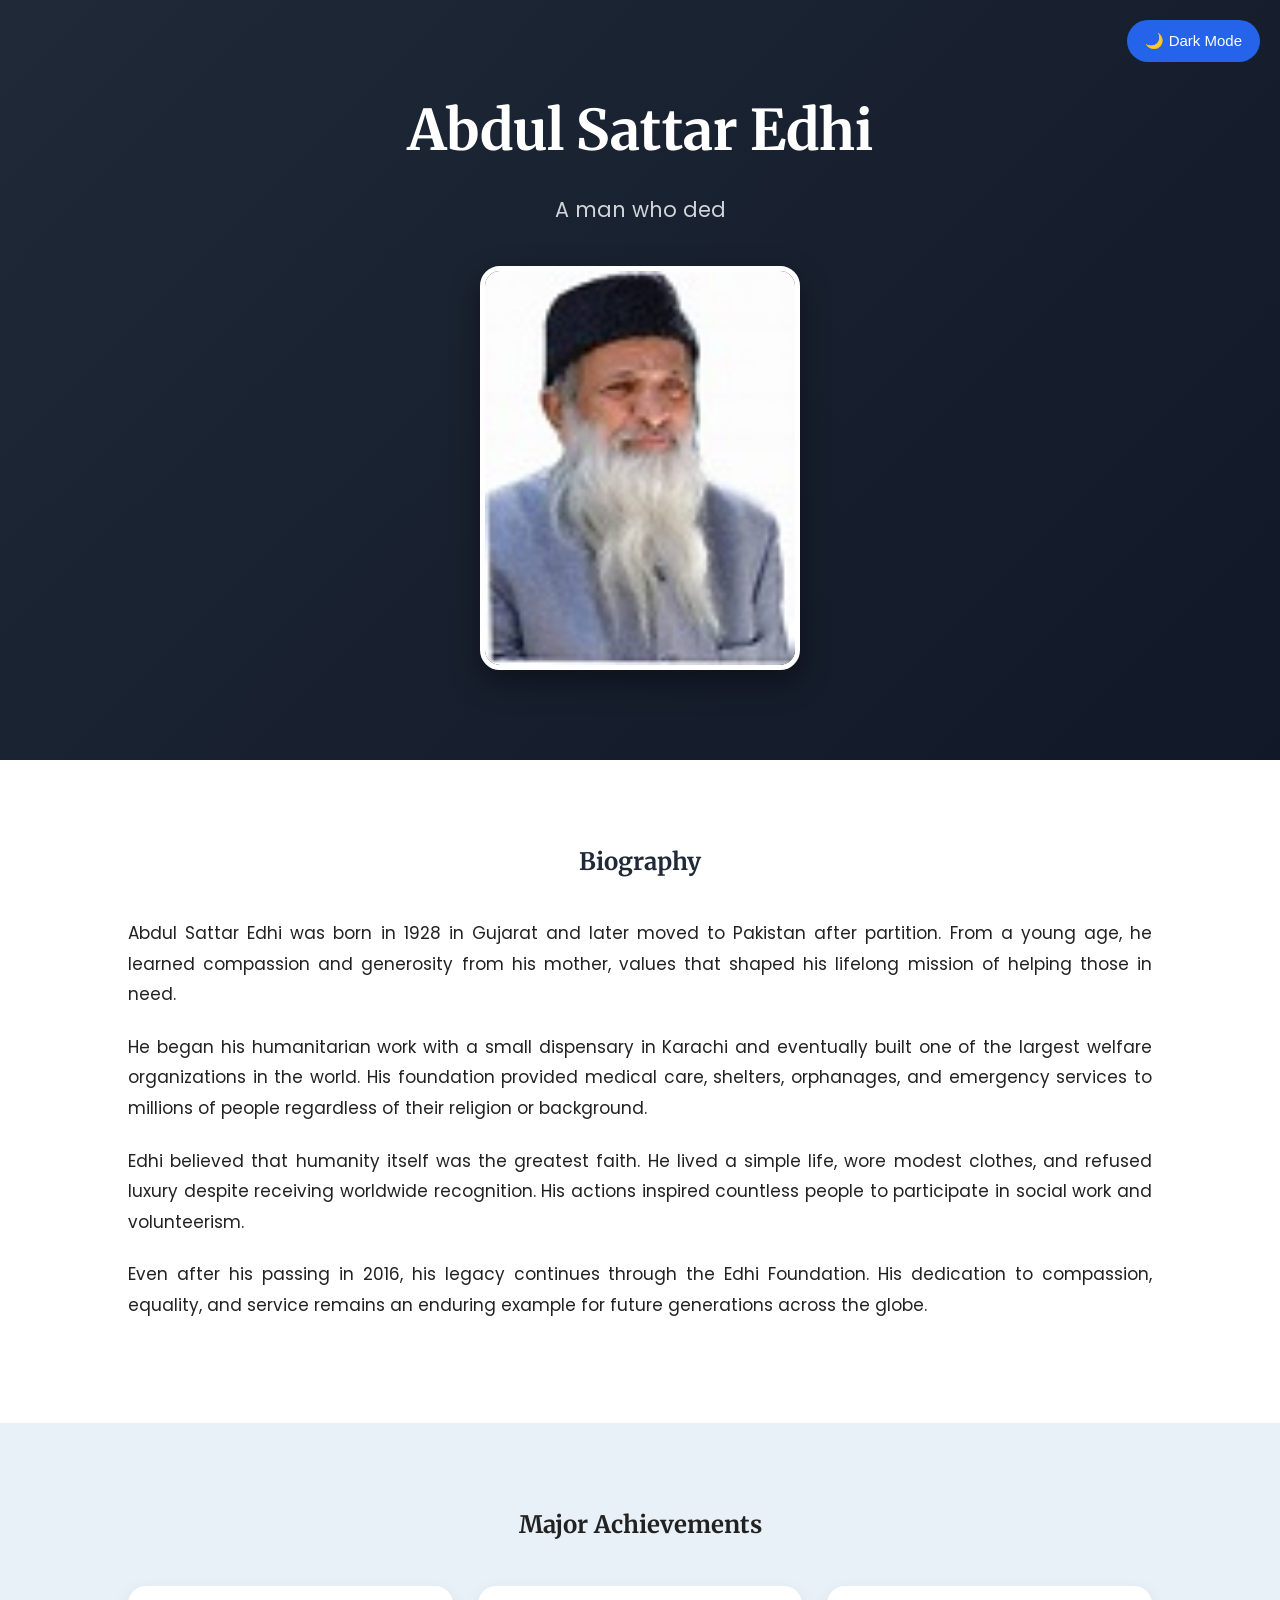
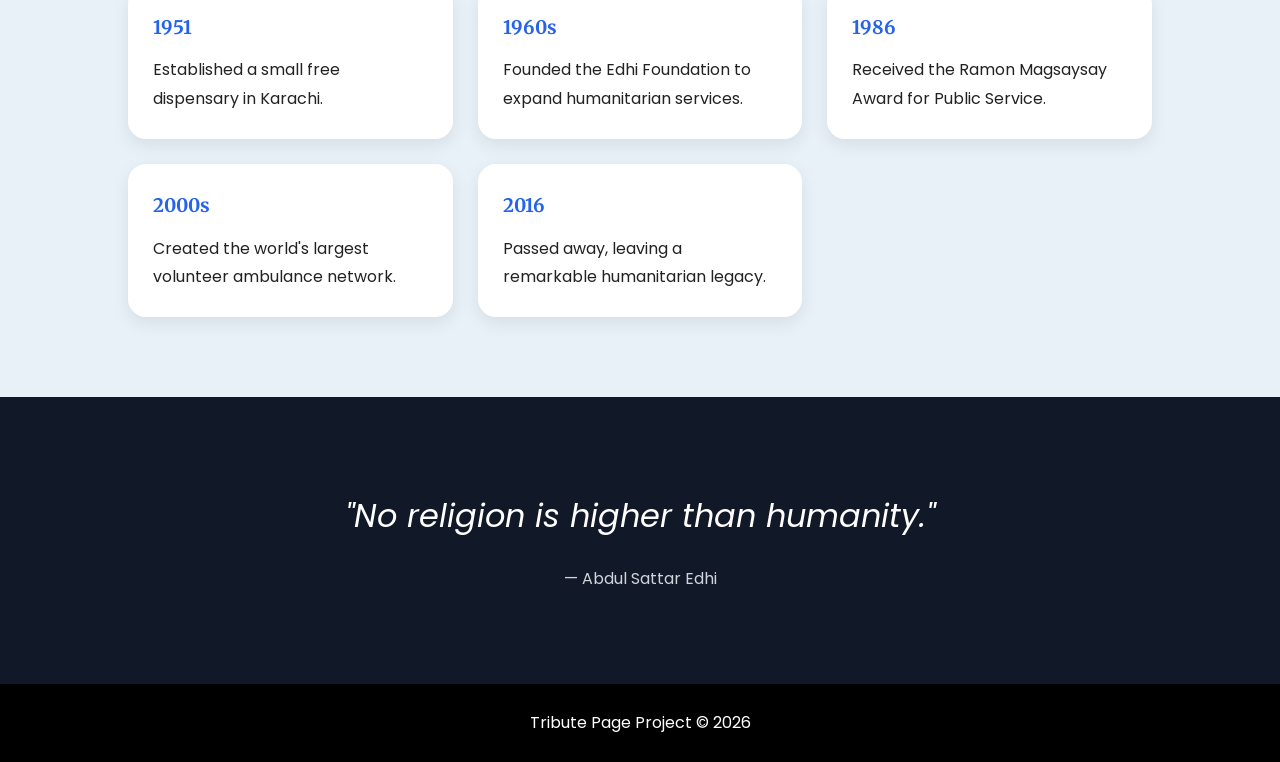
<file: WebDev&design_level2_task2_TributePage/index.html>
<!DOCTYPE html>
<html lang="en">
<head>
    <meta charset="UTF-8">
    <meta name="viewport" content="width=device-width, initial-scale=1.0">
    <title>Tribute to Abdul Sattar Edhi</title>

    <!-- Google Fonts -->
    <link href="https://fonts.googleapis.com/css2?family=Merriweather:wght@700&family=Poppins:wght@300;400;500;600&display=swap" rel="stylesheet">

    <link rel="stylesheet" href="style.css">
</head>

<body>

    <!-- Theme Button -->
    <button id="themeBtn">🌙 Dark Mode</button>


    <!-- Hero Section -->
    <header class="hero">

        <h1>Abdul Sattar Edhi</h1>

        <p class="tagline">
            A man who dedicated his life to serving humanity.
        </p>

        <img src="AbdulSittarEdhi.jpg" alt="Abdul Sattar Edhi">

    </header>


    <!-- Biography Section -->
    <section class="biography" id="bio">

        <h2>Biography</h2>

        <p>
            Abdul Sattar Edhi was born in 1928 in Gujarat and later moved to Pakistan after
            partition. From a young age, he learned compassion and generosity from his mother,
            values that shaped his lifelong mission of helping those in need.
        </p>

        <p>
            He began his humanitarian work with a small dispensary in Karachi and eventually
            built one of the largest welfare organizations in the world. His foundation
            provided medical care, shelters, orphanages, and emergency services to millions
            of people regardless of their religion or background.
        </p>

        <p>
            Edhi believed that humanity itself was the greatest faith. He lived a simple life,
            wore modest clothes, and refused luxury despite receiving worldwide recognition.
            His actions inspired countless people to participate in social work and volunteerism.
        </p>

        <p>
            Even after his passing in 2016, his legacy continues through the Edhi Foundation.
            His dedication to compassion, equality, and service remains an enduring example
            for future generations across the globe.
        </p>

    </section>


    <!-- Timeline Section -->
    <section class="timeline">

        <h2>Major Achievements</h2>

        <div class="cards">

            <div class="card">
                <h3>1951</h3>
                <p>Established a small free dispensary in Karachi.</p>
            </div>

            <div class="card">
                <h3>1960s</h3>
                <p>Founded the Edhi Foundation to expand humanitarian services.</p>
            </div>

            <div class="card">
                <h3>1986</h3>
                <p>Received the Ramon Magsaysay Award for Public Service.</p>
            </div>

            <div class="card">
                <h3>2000s</h3>
                <p>Created the world's largest volunteer ambulance network.</p>
            </div>

            <div class="card">
                <h3>2016</h3>
                <p>Passed away, leaving a remarkable humanitarian legacy.</p>
            </div>

        </div>

    </section>


    <!-- Quote Section -->
    <section class="quote-section">

        <blockquote>
            "No religion is higher than humanity."
        </blockquote>

        <p>— Abdul Sattar Edhi</p>

    </section>


    <!-- Footer -->
    <footer>

        <p>
            Tribute Page Project © <span id="year"></span>
        </p>

    </footer>


    <!-- Back To Top Button -->
    <button id="topBtn">↑</button>


    <!-- JavaScript -->
    <script src="script.js"></script>

</body>
</html>
</file>
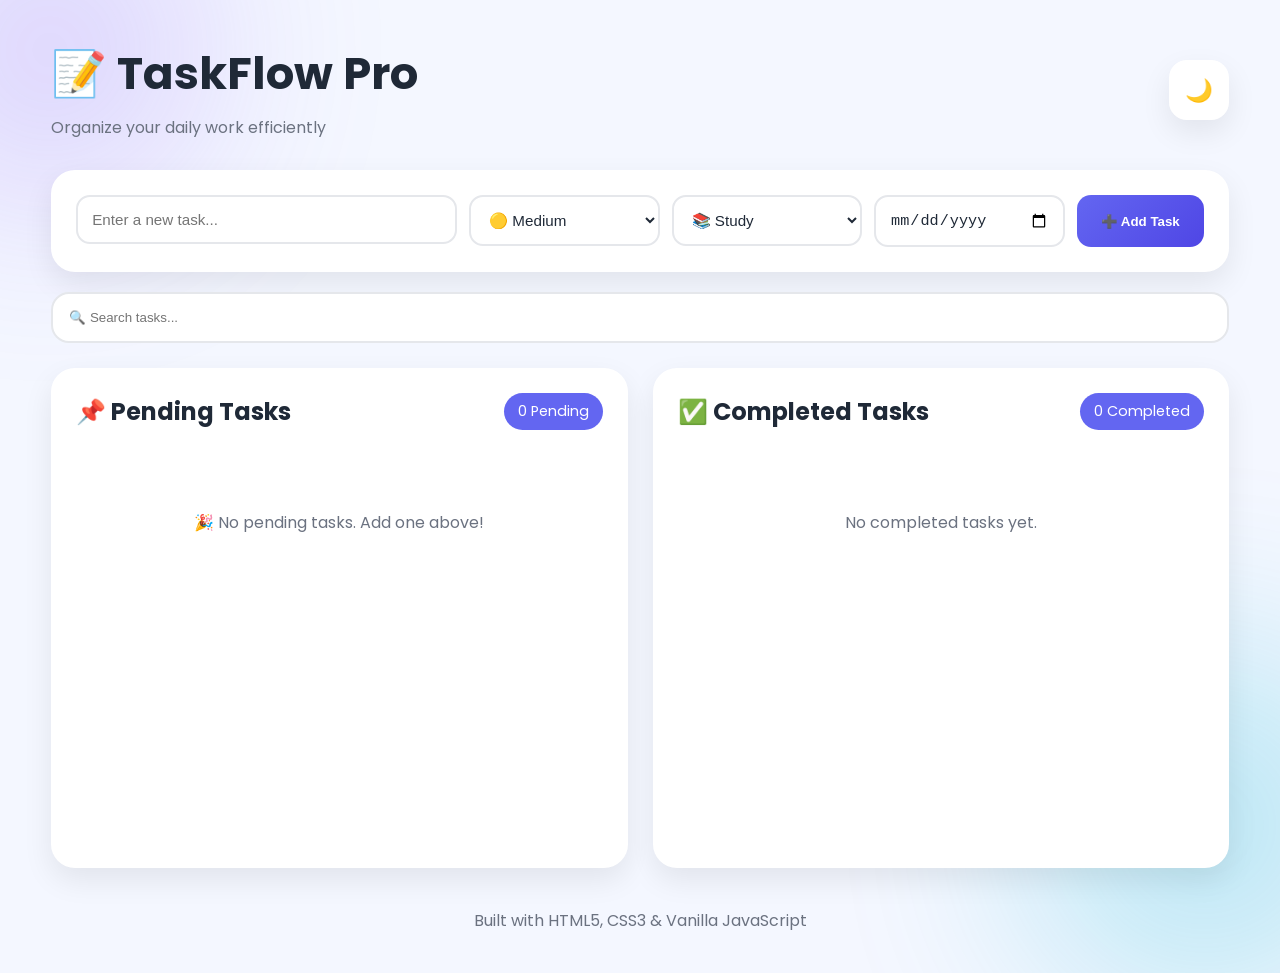
<file: WebDevanddesign_level2_task3_To_DoWebApp/index.html>
<!DOCTYPE html>
<html lang="en">
<head>
    <meta charset="UTF-8">
    <meta name="viewport" content="width=device-width, initial-scale=1.0">
    <title>TaskFlow Pro - To-Do Web App</title>

    <!-- Google Font -->
    <link rel="preconnect" href="https://fonts.googleapis.com">
    <link rel="preconnect" href="https://fonts.gstatic.com" crossorigin>

    <link
        href="https://fonts.googleapis.com/css2?family=Poppins:wght@300;400;500;600;700&display=swap"
        rel="stylesheet"
    >

    <!-- CSS -->
    <link rel="stylesheet" href="style.css">
</head>

<body>

    <!-- Background Effects -->
    <div class="bg-circle circle-1"></div>
    <div class="bg-circle circle-2"></div>


    <!-- Toast Container -->
    <div id="toastContainer" class="toast-container"></div>


    <!-- Delete Modal -->
    <div id="deleteModal" class="modal">

        <div class="modal-content">

            <h3>Delete Task?</h3>

            <p>
                This action cannot be undone.
            </p>

            <div class="modal-buttons">

                <button
                    id="cancelDelete"
                    class="cancel-btn">

                    Cancel

                </button>

                <button
                    id="confirmDelete"
                    class="confirm-btn">

                    Delete

                </button>

            </div>

        </div>

    </div>


    <div class="container">

        <!-- Header -->
        <header class="header">

            <div>

                <h1>📝 TaskFlow Pro</h1>

                <p>
                    Organize your daily work efficiently
                </p>

            </div>

            <button
                id="themeBtn"
                class="theme-btn"
                aria-label="Toggle dark mode">

                🌙

            </button>

        </header>


        <!-- Add Task Area -->
        <section class="add-task-box">

            <!-- Task Name -->
            <div class="field-group">

                <label
                    for="taskInput"
                    class="sr-only">

                    Task Name

                </label>

                <input
                    type="text"
                    id="taskInput"
                    placeholder="Enter a new task..."
                    autocomplete="off"
                >

            </div>


            <!-- Priority -->
            <div class="field-group">

                <label
                    for="prioritySelect"
                    class="sr-only">

                    Priority

                </label>

                <select id="prioritySelect">

                    <option value="Low">
                        🟢 Low
                    </option>

                    <option
                        value="Medium"
                        selected>

                        🟡 Medium
                    </option>

                    <option value="High">
                        🔴 High
                    </option>

                </select>

            </div>


            <!-- Category -->
            <div class="field-group">

                <label
                    for="categoryInput"
                    class="sr-only">

                    Category

                </label>

                <label for="categoryInput" class="sr-only">
                    Category
                </label>
                
                <select id="categoryInput">
                
                    <option value="Study" selected>
                        📚 Study
                    </option>
                
                    <option value="Work">
                        💼 Work
                    </option>
                
                    <option value="Personal">
                        👤 Personal
                    </option>
                
                    <option value="Shopping">
                        🛒 Shopping
                    </option>
                
                    <option value="Health">
                        🏃 Health
                    </option>
                
                    <option value="Family">
                        👨‍👩‍👧 Family
                    </option>
                
                    <option value="Other">
                        📌 Other
                    </option>
                
                </select>

            </div>


            <!-- Due Date -->
            <div class="field-group">

                <label
                    for="dueDateInput"
                    class="sr-only">

                    Due Date

                </label>

                <input
                    type="date"
                    id="dueDateInput"
                >

            </div>


            <!-- Add Button -->
            <button id="addTaskBtn">

                ➕ Add Task

            </button>

        </section>


        <!-- Search -->
        <section class="search-box">

            <label
                for="searchInput"
                class="sr-only">

                Search Tasks

            </label>

            <input
                type="text"
                id="searchInput"
                placeholder="🔍 Search tasks..."
            >

        </section>


        <!-- Main Content -->
        <main class="task-grid">

            <!-- Pending Tasks -->
            <section class="task-section">

                <div class="section-header">

                    <h2>📌 Pending Tasks</h2>

                    <span id="pendingCount">

                        0 Pending

                    </span>

                </div>

                <ul
                    id="pendingList"
                    class="task-list">
                </ul>

                <p
                    id="pendingEmpty"
                    class="empty-state">

                    🎉 No pending tasks. Add one above!

                </p>

            </section>


            <!-- Completed Tasks -->
            <section class="task-section">

                <div class="section-header">

                    <h2>✅ Completed Tasks</h2>

                    <span id="completedCount">

                        0 Completed

                    </span>

                </div>

                <ul
                    id="completedList"
                    class="task-list">
                </ul>

                <p
                    id="completedEmpty"
                    class="empty-state">

                    No completed tasks yet.

                </p>

            </section>

        </main>


        <!-- Footer -->
        <footer>

            <p>
                Built with HTML5, CSS3 & Vanilla JavaScript
            </p>

        </footer>

    </div>


    <!-- JavaScript -->
    <script src="script.js"></script>

</body>
</html>
</file>
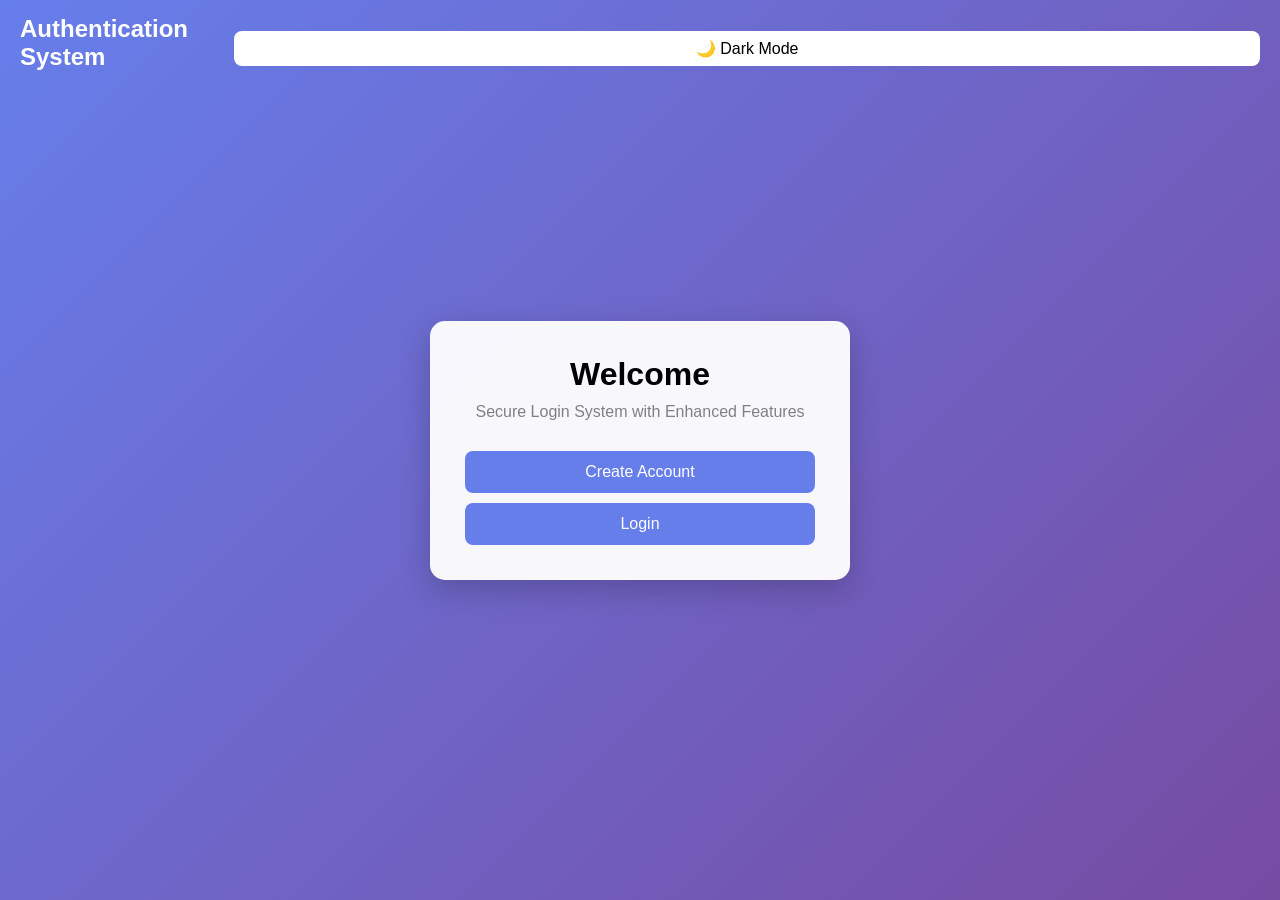
<file: Webdevanddesign_level2_task4_LoginAuthenticationSystem/index.html>
<!DOCTYPE html>
<html lang="en">
<head>
    <meta charset="UTF-8">
    <meta name="viewport" content="width=device-width, initial-scale=1.0">
    <title>Auth System</title>

    <link rel="stylesheet" href="style.css">
</head>

<body>

    <!-- TOP BAR -->
    <div class="top-bar">
        <h2>Authentication System</h2>

        <button id="themeToggle" class="theme-btn">
            🌙 Dark Mode
        </button>
    </div>

    <!-- MAIN CONTAINER -->
    <div class="container fade-in">

        <div class="card">

            <h1>Welcome</h1>

            <p class="subtitle">
                Secure Login System with Enhanced Features
            </p>

            <button onclick="location.href='register.html'">
                Create Account
            </button>

            <button onclick="location.href='login.html'">
                Login
            </button>

        </div>

    </div>

    <script>
        // Redirect if already logged in
        const user = JSON.parse(localStorage.getItem("currentUser"));
        if (user) {
            window.location.href = "dashboard.html";
        }

        // Dark mode toggle
        const toggleBtn = document.getElementById("themeToggle");

        toggleBtn.addEventListener("click", () => {
            document.body.classList.toggle("dark");

            if (document.body.classList.contains("dark")) {
                toggleBtn.textContent = "☀️ Light Mode";
            } else {
                toggleBtn.textContent = "🌙 Dark Mode";
            }
        });
    </script>

</body>
</html>
</file>
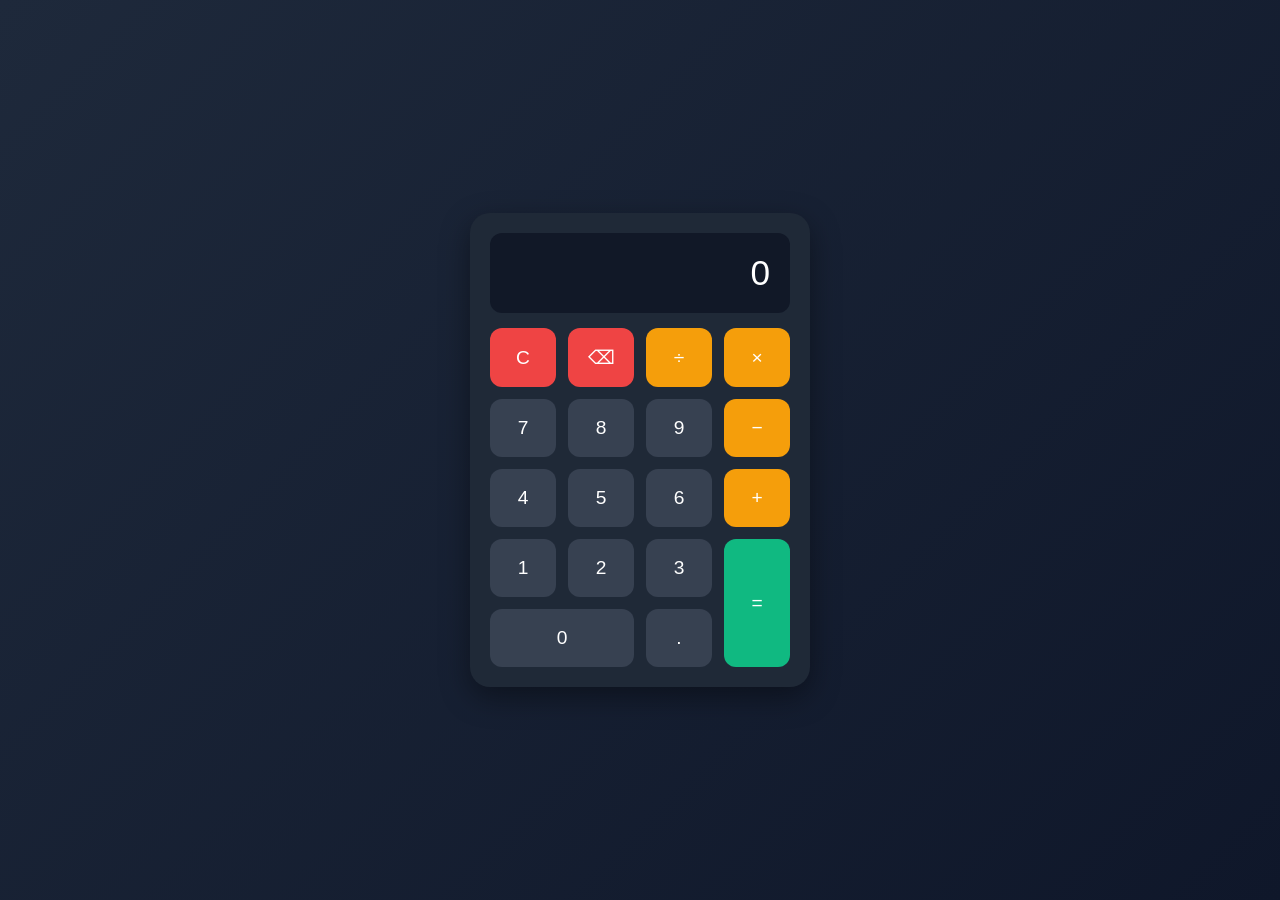
<file: WebDevelpoment&Design_Level2_task1_Calculator/index.html>
<!DOCTYPE html>
<html lang="en">
<head>
  <meta charset="UTF-8" />
  <meta name="viewport" content="width=device-width, initial-scale=1.0" />
  <title>Calculator</title>
  <link rel="stylesheet" href="style.css" />
</head>
<body>

<div class="calculator">

  <div id="display" class="display">0</div>

  <div class="buttons">

    <button data-action="clear" class="special">C</button>
    <button data-action="back" class="special">⌫</button>
    <button data-operator="÷" class="operator">÷</button>
    <button data-operator="×" class="operator">×</button>

    <button data-number="7">7</button>
    <button data-number="8">8</button>
    <button data-number="9">9</button>
    <button data-operator="-" class="operator">−</button>

    <button data-number="4">4</button>
    <button data-number="5">5</button>
    <button data-number="6">6</button>
    <button data-operator="+" class="operator">+</button>

    <button data-number="1">1</button>
    <button data-number="2">2</button>
    <button data-number="3">3</button>
    <button data-action="equals" class="equals">=</button>

    <button data-number="0" class="zero">0</button>
    <button data-number=".">.</button>

  </div>

</div>

<script src="script.js"></script>
</body>
</html>
</file>
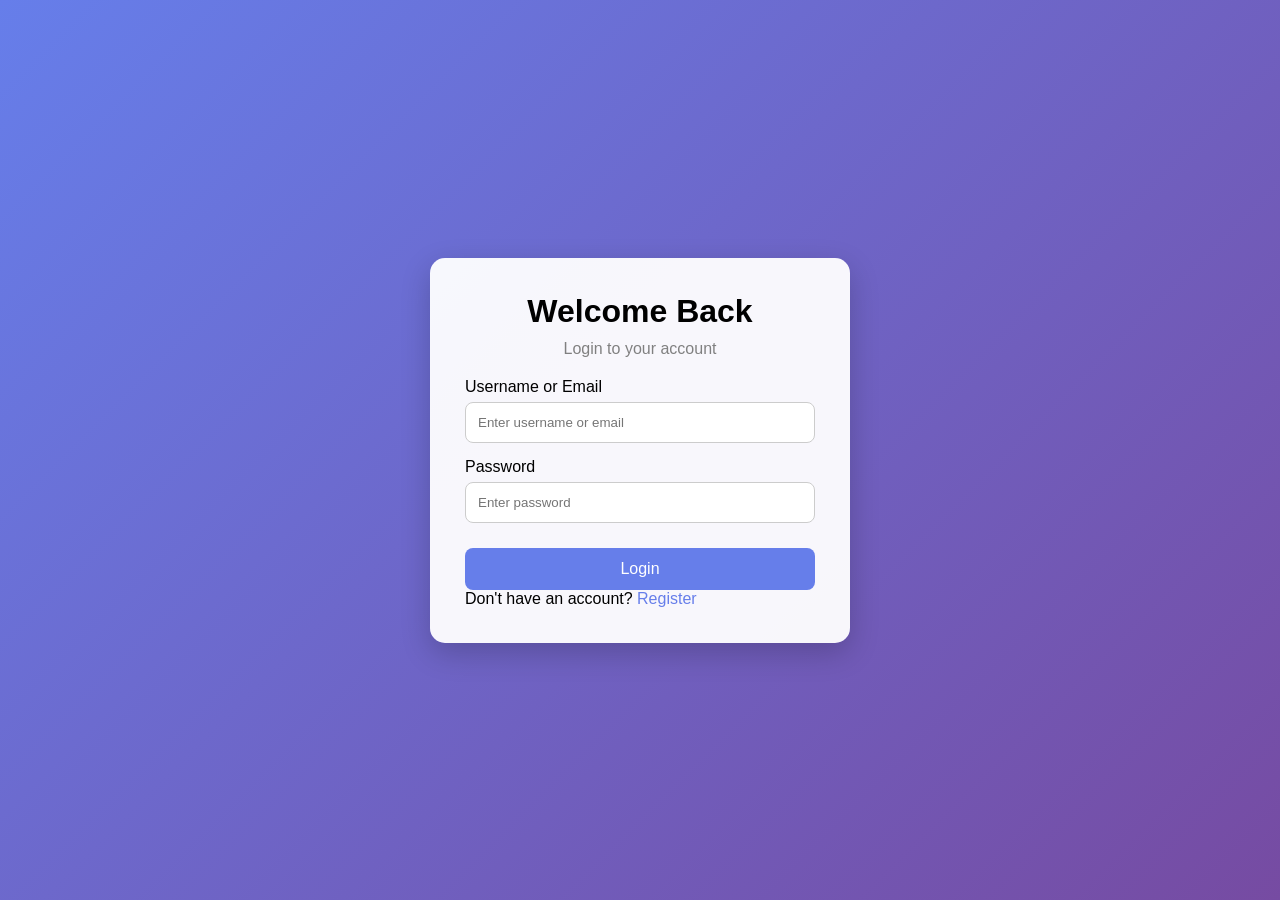
<file: Webdevanddesign_level2_task4_LoginAuthenticationSystem/dashboard.html>
<!DOCTYPE html>
<html lang="en">
<head>
    <meta charset="UTF-8">
    <meta name="viewport" content="width=device-width, initial-scale=1.0">
    <title>User Dashboard</title>

    <link rel="stylesheet" href="style.css">
</head>
<body>

    <div class="container">

        <div class="card">

            <h1>Dashboard</h1>

            <p class="welcome-message">
                Welcome, <span id="displayUser"></span>!
            </p>

            <div class="dashboard-info">
                <h3>Protected Page</h3>

                <p>
                    This page is only accessible after successful login.
                </p>

                <p>
                    If a user tries to access this page directly without an
                    active session, they will be redirected to the login page.
                </p>
            </div>

            <button id="logoutBtn">
                Logout
            </button>

        </div>

    </div>

    <script src="dashboard.js"></script>

</body>
</html>
</file>
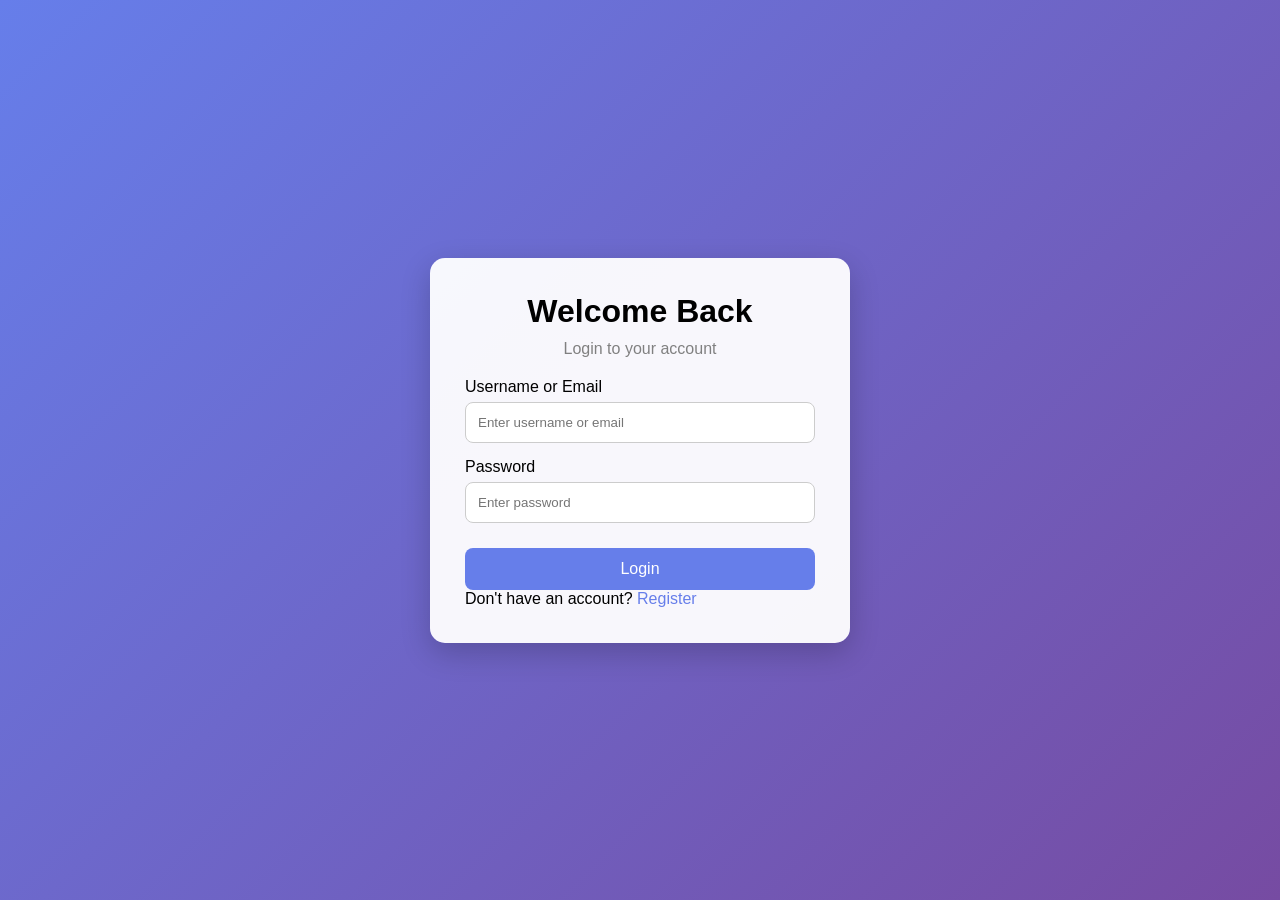
<file: Webdevanddesign_level2_task4_LoginAuthenticationSystem/login.html>
<!DOCTYPE html>
<html lang="en">
<head>
    <meta charset="UTF-8">
    <meta name="viewport" content="width=device-width, initial-scale=1.0">
    <title>Login</title>

    <link rel="stylesheet" href="style.css">
</head>
<body>

    <div class="container">
        <div class="card">

            <h1>Welcome Back</h1>
            <p class="subtitle">Login to your account</p>

            <form id="loginForm">

                <div class="input-group">
                    <label>Username or Email</label>
                    <input
                        type="text"
                        id="loginUser"
                        placeholder="Enter username or email"
                    >
                </div>

                <div class="input-group">
                    <label>Password</label>
                    <input
                        type="password"
                        id="loginPassword"
                        placeholder="Enter password"
                    >
                </div>

                <p id="errorMessage" class="error"></p>

                <button type="submit">
                    Login
                </button>

            </form>

            <p class="bottom-text">
                Don't have an account?
                <a href="register.html">Register</a>
            </p>

        </div>
    </div>

    <script src="hash.js"></script>
    <script src="login.js"></script>

</body>
</html>
</file>
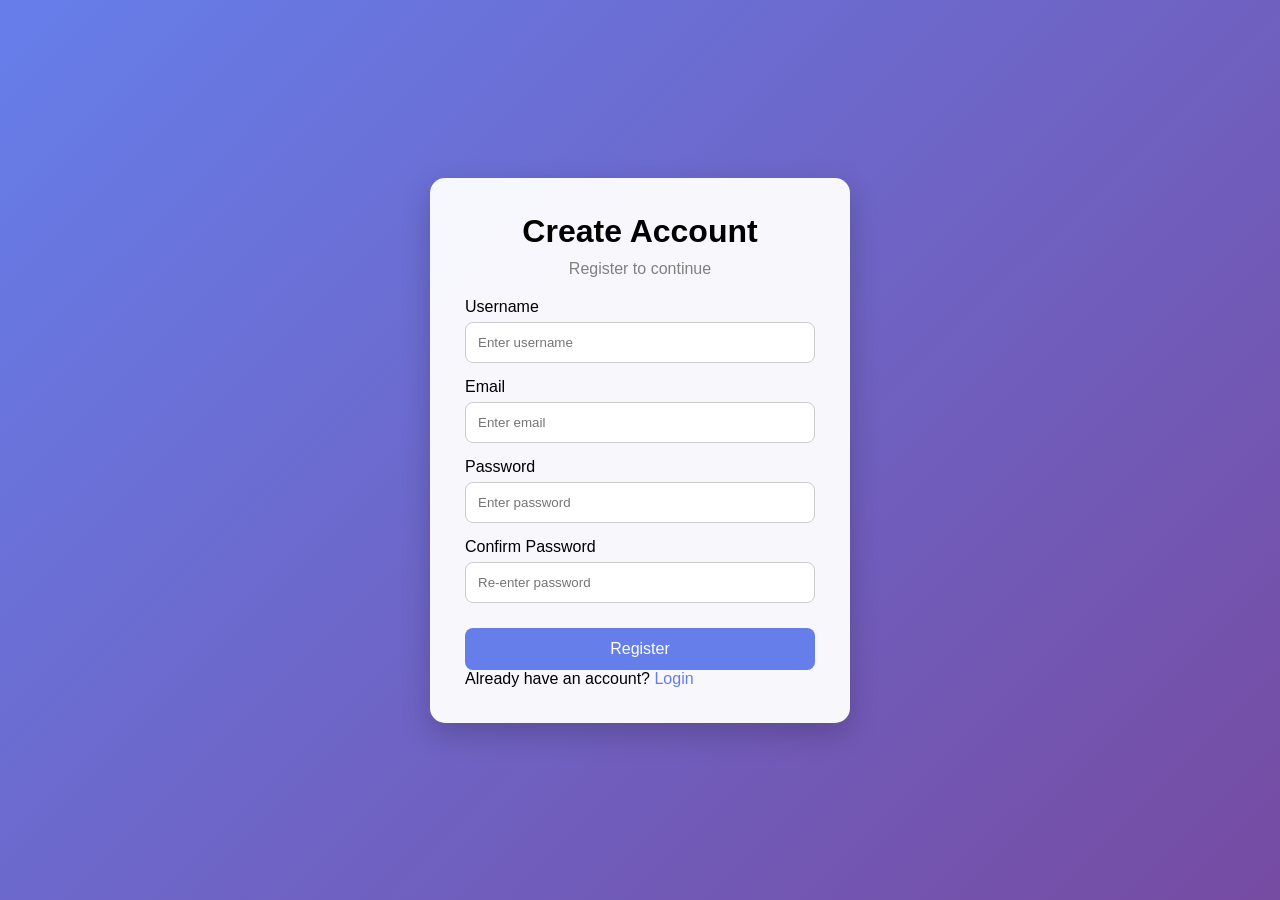
<file: Webdevanddesign_level2_task4_LoginAuthenticationSystem/register.html>
<!DOCTYPE html>
<html lang="en">
<head>
    <meta charset="UTF-8">
    <meta name="viewport" content="width=device-width, initial-scale=1.0">
    <title>Register</title>

    <link rel="stylesheet" href="style.css">
</head>
<body>

    <div class="container">
        <div class="card fade-in">

            <h1>Create Account</h1>
            <p class="subtitle">Register to continue</p>

            <!-- REGISTER FORM -->
            <form id="registerForm">

                <div class="input-group">
                    <label>Username</label>
                    <input
                        type="text"
                        id="username"
                        placeholder="Enter username"
                        required
                    >
                </div>

                <div class="input-group">
                    <label>Email</label>
                    <input
                        type="email"
                        id="email"
                        placeholder="Enter email"
                        required
                    >
                </div>

                <div class="input-group">
                    <label>Password</label>
                    <input
                    type="password"
                    id="password"
                    placeholder="Enter password"
                    required
                    minlength="8"
                />
                </div>

                <div class="input-group">
                    <label>Confirm Password</label>
                    <input
                        type="password"
                        id="confirmPassword"
                        placeholder="Re-enter password"
                        required
                    >
                </div>

                <!-- ERROR MESSAGE -->
                <p id="errorMessage" class="error"></p>

                <!-- REGISTER BUTTON (FIXED) -->
                <button type="submit">
                    Register
                </button>

            </form>

            <p class="bottom-text">
                Already have an account?
                <a href="login.html">Login</a>
            </p>

        </div>
    </div>

    <!-- IMPORTANT: SCRIPT ORDER FIXED -->
    <script src="hash.js"></script>
    <script src="register.js"></script>

</body>
</html>
</file>
<file: WebDev&design_level2_task2_TributePage/style.css>
/* =========================
   GLOBAL STYLES
========================= */

* {
    margin: 0;
    padding: 0;
    box-sizing: border-box;
}

html {
    scroll-behavior: smooth;
}

body {
    font-family: 'Poppins', sans-serif;
    background: #f4f6f8;
    color: #222;
    line-height: 1.8;
    transition: background 0.4s, color 0.4s;
}

h1,
h2,
h3 {
    font-family: 'Merriweather', serif;
}


/* =========================
   THEME BUTTON
========================= */

#themeBtn {
    position: fixed;
    top: 20px;
    right: 20px;
    padding: 12px 18px;
    border: none;
    border-radius: 30px;
    background: #2563eb;
    color: white;
    font-size: 15px;
    cursor: pointer;
    z-index: 1000;
    transition: 0.3s;
}

#themeBtn:hover {
    transform: scale(1.05);
}


/* =========================
   HERO SECTION
========================= */

.hero {
    background: linear-gradient(135deg, #1f2937, #111827);
    color: white;
    text-align: center;
    padding: 80px 20px;
}

.hero h1 {
    font-size: 3.5rem;
    margin-bottom: 10px;
}

.tagline {
    font-size: 1.3rem;
    color: #d1d5db;
    margin-bottom: 35px;
    min-height: 40px;
}

.hero img {
    width: 320px;
    max-width: 90%;
    border-radius: 20px;
    border: 5px solid white;
    box-shadow: 0 12px 30px rgba(0, 0, 0, 0.4);
    cursor: pointer;
    transition: 0.4s;
}

.hero img:hover {
    transform: scale(1.03);
}

.hero img.zoomed {
    transform: scale(1.12);
}


/* =========================
   BIOGRAPHY
========================= */

.biography {
    background: white;
    padding: 80px 10%;
}

.biography h2 {
    text-align: center;
    margin-bottom: 35px;
    color: #1f2937;
}

.biography p {
    margin-bottom: 22px;
    text-align: justify;
    font-size: 17px;
}


/* =========================
   TIMELINE
========================= */

.timeline {
    background: #e8f1f8;
    padding: 80px 10%;
}

.timeline h2 {
    text-align: center;
    margin-bottom: 40px;
}

.cards {
    display: grid;
    grid-template-columns: repeat(auto-fit, minmax(240px, 1fr));
    gap: 25px;
}

.card {
    background: white;
    padding: 25px;
    border-radius: 18px;
    box-shadow: 0 6px 18px rgba(0,0,0,0.08);

    opacity: 0;
    transform: translateY(40px);

    transition: all 0.7s ease;
}

.card.visible {
    opacity: 1;
    transform: translateY(0);
}

/* FIXED HOVER */
.card.visible:hover {
    transform: translateY(-10px);
}

.card h3 {
    color: #2563eb;
    margin-bottom: 12px;
}


/* =========================
   QUOTE SECTION
========================= */

.quote-section {
    background: #111827;
    color: white;
    text-align: center;
    padding: 90px 20px;
}

blockquote {
    font-size: 2rem;
    font-style: italic;
    margin-bottom: 20px;
}

.quote-section p {
    color: #d1d5db;
}


/* =========================
   FOOTER
========================= */

footer {
    background: black;
    color: white;
    text-align: center;
    padding: 25px;
}


/* =========================
   BACK TO TOP BUTTON
========================= */

#topBtn {
    position: fixed;
    bottom: 25px;
    right: 25px;

    width: 55px;
    height: 55px;

    border: none;
    border-radius: 50%;

    background: #2563eb;
    color: white;

    font-size: 22px;
    cursor: pointer;

    opacity: 0;
    visibility: hidden;

    transition: 0.3s;
}

#topBtn.show {
    opacity: 1;
    visibility: visible;
}

#topBtn:hover {
    transform: translateY(-5px);
}


/* =========================
   DARK MODE
========================= */

body.dark-mode {
    background: #121212;
    color: #ffffff;
}

/* Hero */
body.dark-mode .hero {
    background: linear-gradient(135deg, #0f172a, #020617);
}

/* Biography */
body.dark-mode .biography {
    background: #1e1e1e;
}

body.dark-mode .biography h2 {
    color: #ffffff;
}

body.dark-mode .biography p {
    color: #e5e7eb;
}

/* Timeline */
body.dark-mode .timeline {
    background: #252525;
}

body.dark-mode .timeline h2 {
    color: #ffffff;
}

/* Cards */
body.dark-mode .card {
    background: #2d2d2d;
    color: #ffffff;
    box-shadow: 0 6px 18px rgba(255,255,255,0.05);
}

body.dark-mode .card h3 {
    color: #60a5fa;
}

/* Quote Section */
body.dark-mode .quote-section {
    background: #0a0a0a;
}

body.dark-mode .quote-section p {
    color: #cbd5e1;
}

/* Footer */
body.dark-mode footer {
    background: #000000;
    color: #ffffff;
}

/* Theme Button */
body.dark-mode #themeBtn {
    background: #f59e0b;
    color: #111827;
}

/* Top Button */
body.dark-mode #topBtn {
    background: #f59e0b;
    color: #111827;
}


/* =========================
   RESPONSIVE DESIGN
========================= */

@media (max-width: 768px) {

    .hero h1 {
        font-size: 2.3rem;
    }

    .tagline {
        font-size: 1rem;
    }

    blockquote {
        font-size: 1.4rem;
    }

    .biography,
    .timeline {
        padding: 60px 6%;
    }

    #themeBtn {
        padding: 10px 15px;
        font-size: 14px;
    }
}
</file>
<file: WebDevanddesign_level2_task3_To_DoWebApp/style.css>
/* =====================
   RESET
===================== */

*{
    margin:0;
    padding:0;
    box-sizing:border-box;
}

:root{

    --bg:#f4f7ff;
    --card:#ffffff;
    --text:#1f2937;
    --text-light:#6b7280;

    --primary:#6366f1;
    --primary-dark:#4f46e5;

    --success:#10b981;
    --warning:#f59e0b;
    --danger:#ef4444;

    --border:#e5e7eb;

    --shadow:0 12px 30px rgba(0,0,0,.08);
}

body.dark{

    --bg:#0f172a;
    --card:#1e293b;
    --text:#f8fafc;
    --text-light:#cbd5e1;

    --border:#334155;

    --shadow:0 12px 30px rgba(0,0,0,.35);
}

/* =====================
   BASE
===================== */

body{

    font-family:'Poppins',sans-serif;

    background:var(--bg);
    color:var(--text);

    min-height:100vh;

    transition:.3s;

    overflow-x:hidden;

    position:relative;
}

/* =====================
   ACCESSIBILITY
===================== */

.sr-only{

    position:absolute;

    width:1px;
    height:1px;

    padding:0;
    margin:-1px;

    overflow:hidden;

    clip:rect(0,0,0,0);

    white-space:nowrap;

    border:0;
}

/* =====================
   BACKGROUND
===================== */

.bg-circle{

    position:fixed;

    border-radius:50%;

    filter:blur(100px);

    opacity:.25;

    z-index:-1;
}

.circle-1{

    width:300px;
    height:300px;

    background:#8b5cf6;

    top:-100px;
    left:-100px;
}

.circle-2{

    width:350px;
    height:350px;

    background:#06b6d4;

    right:-100px;
    bottom:-100px;
}

/* =====================
   CONTAINER
===================== */

.container{

    width:min(1200px,92%);

    margin:auto;

    padding:40px 0;
}

/* =====================
   HEADER
===================== */

.header{

    display:flex;

    justify-content:space-between;

    align-items:center;

    margin-bottom:30px;
}

.header h1{

    font-size:2.8rem;
}

.header p{

    color:var(--text-light);

    margin-top:8px;
}

/* =====================
   THEME BUTTON
===================== */

.theme-btn{

    width:60px;
    height:60px;

    border:none;

    border-radius:18px;

    background:var(--card);

    box-shadow:var(--shadow);

    cursor:pointer;

    font-size:1.4rem;

    transition:.3s;
}

.theme-btn:hover{

    transform:translateY(-4px);
}

/* =====================
   ADD TASK AREA
===================== */

.add-task-box{

    display:grid;

    grid-template-columns:
        2fr
        1fr
        1fr
        1fr
        auto;

    gap:12px;

    background:var(--card);

    padding:25px;

    border-radius:24px;

    box-shadow:var(--shadow);

    margin-bottom:20px;
}

.field-group{

    width:100%;
}

.add-task-box input,
.add-task-box select{

    width:100%;

    padding:14px;

    border:2px solid var(--border);

    border-radius:14px;

    background:transparent;

    color:var(--text);

    outline:none;

    font-size:.95rem;
}

.add-task-box input:focus,
.add-task-box select:focus{

    border-color:var(--primary);
}

#addTaskBtn{

    border:none;

    background:
        linear-gradient(
            135deg,
            var(--primary),
            var(--primary-dark)
        );

    color:#fff;

    padding:14px 24px;

    border-radius:14px;

    cursor:pointer;

    font-weight:600;

    transition:.3s;
}

#addTaskBtn:hover{

    transform:translateY(-3px);
}

/* =====================
   SEARCH
===================== */

.search-box{

    margin-bottom:25px;
}

.search-box input{

    width:100%;

    padding:16px;

    border:2px solid var(--border);

    border-radius:18px;

    background:var(--card);

    color:var(--text);

    outline:none;
}

/* =====================
   GRID
===================== */

.task-grid{

    display:grid;

    grid-template-columns:1fr 1fr;

    gap:25px;
}

/* =====================
   TASK SECTION
===================== */

.task-section{

    background:var(--card);

    padding:25px;

    border-radius:24px;

    box-shadow:var(--shadow);

    min-height:500px;
}

.section-header{

    display:flex;

    justify-content:space-between;

    align-items:center;

    margin-bottom:20px;
}

.section-header span{

    background:var(--primary);

    color:#fff;

    padding:8px 14px;

    border-radius:30px;

    font-size:.9rem;
}

/* =====================
   TASKS
===================== */

.task-list{

    list-style:none;

    display:flex;

    flex-direction:column;

    gap:16px;
}

.task-item{

    background:var(--bg);

    border-radius:18px;

    padding:18px;

    transition:.3s;

    animation:fadeUp .4s ease;
}

.task-item:hover{

    transform:translateY(-4px);
}

.task-top{

    display:flex;

    justify-content:space-between;

    gap:15px;
}

.task-content{

    flex:1;
}

.task-text{

    font-weight:500;
}

.completed .task-text{

    text-decoration:line-through;

    opacity:.7;
}

.task-time{

    margin-top:10px;

    font-size:.82rem;

    color:var(--text-light);

    line-height:1.5;
}

.task-actions{

    display:flex;

    gap:8px;

    flex-wrap:wrap;
}

.task-actions button{

    border:none;

    color:#fff;

    padding:8px 12px;

    border-radius:10px;

    cursor:pointer;

    transition:.3s;
}

.task-actions button:hover{

    transform:scale(1.05);
}

.complete-btn{

    background:var(--success);
}

.edit-btn{

    background:var(--warning);
}

.delete-btn{

    background:var(--danger);
}

/* =====================
   INLINE EDIT
===================== */

.edit-input{

    width:100%;

    padding:10px;

    border:2px solid var(--primary);

    border-radius:10px;

    outline:none;

    background:var(--card);

    color:var(--text);
}

/* =====================
   EMPTY STATE
===================== */

.empty-state{

    text-align:center;

    color:var(--text-light);

    margin-top:60px;
}

/* =====================
   MODAL
===================== */

.modal{

    position:fixed;

    inset:0;

    background:rgba(0,0,0,.45);

    display:none;

    justify-content:center;

    align-items:center;

    z-index:999;
}

.modal.active{

    display:flex;
}

.modal-content{

    background:var(--card);

    color:var(--text);

    padding:30px;

    border-radius:20px;

    width:min(400px,90%);

    text-align:center;

    box-shadow:var(--shadow);
}

.modal-content p{

    margin:15px 0 25px;
}

.modal-buttons{

    display:flex;

    justify-content:center;

    gap:12px;
}

.cancel-btn,
.confirm-btn{

    border:none;

    padding:12px 20px;

    border-radius:12px;

    cursor:pointer;
}

.cancel-btn{

    background:#9ca3af;

    color:#fff;
}

.confirm-btn{

    background:var(--danger);

    color:#fff;
}

/* =====================
   TOASTS
===================== */

.toast-container{

    position:fixed;

    top:20px;
    right:20px;

    z-index:1000;
}

.toast{

    background:var(--card);

    color:var(--text);

    padding:14px 18px;

    border-left:5px solid var(--success);

    border-radius:12px;

    box-shadow:var(--shadow);

    margin-bottom:10px;

    animation:fadeUp .3s ease;
}

/* =====================
   FOOTER
===================== */

footer{

    text-align:center;

    margin-top:40px;

    color:var(--text-light);
}

/* =====================
   ANIMATION
===================== */

@keyframes fadeUp{

    from{

        opacity:0;
        transform:translateY(20px);
    }

    to{

        opacity:1;
        transform:translateY(0);
    }
}

/* =====================
   RESPONSIVE
===================== */

@media(max-width:1000px){

    .add-task-box{

        grid-template-columns:1fr 1fr;
    }

    #addTaskBtn{

        grid-column:span 2;
    }
}

@media(max-width:850px){

    .task-grid{

        grid-template-columns:1fr;
    }
}

@media(max-width:700px){

    .header{

        flex-direction:column;

        gap:20px;

        text-align:center;
    }

    .add-task-box{

        grid-template-columns:1fr;
    }

    #addTaskBtn{

        grid-column:auto;
    }

    .task-top{

        flex-direction:column;
    }

    .task-actions{

        margin-top:12px;
    }
}

@media(max-width:500px){

    .header h1{

        font-size:2rem;
    }

    .section-header{

        flex-direction:column;

        gap:10px;
    }
}
</file>
<file: Webdevanddesign_level2_task4_LoginAuthenticationSystem/style.css>
* {
    margin: 0;
    padding: 0;
    box-sizing: border-box;
    font-family: Arial, sans-serif;
}

/* BODY LIGHT MODE */
body {
    min-height: 100vh;
    background: linear-gradient(135deg, #667eea, #764ba2);
    display: flex;
    justify-content: center;
    align-items: center;
    transition: 0.4s ease;
}

/* DARK MODE */
body.dark {
    background: linear-gradient(135deg, #0f2027, #203a43, #2c5364);
    color: white;
}

/* TOP BAR */
.top-bar {
    position: absolute;
    top: 15px;
    left: 20px;
    right: 20px;
    display: flex;
    justify-content: space-between;
    align-items: center;
    color: white;
}

.theme-btn {
    padding: 8px 12px;
    border: none;
    border-radius: 8px;
    cursor: pointer;
    background: white;
    color: black;
    transition: 0.3s;
}

.theme-btn:hover {
    transform: scale(1.05);
}

/* CONTAINER */
.container {
    width: 100%;
    padding: 20px;
}

/* CARD */
.card {
    max-width: 420px;
    margin: auto;
    background: rgba(255, 255, 255, 0.95);
    padding: 35px;
    border-radius: 15px;
    box-shadow: 0 10px 30px rgba(0,0,0,0.2);
    transition: 0.4s ease;
}

/* DARK CARD */
body.dark .card {
    background: rgba(20, 20, 20, 0.9);
    color: white;
}

/* HEADINGS */
h1 {
    text-align: center;
    margin-bottom: 10px;
}

.subtitle {
    text-align: center;
    margin-bottom: 20px;
    color: gray;
}

/* INPUT */
.input-group {
    margin-bottom: 15px;
}

label {
    display: block;
    margin-bottom: 6px;
}

input {
    width: 100%;
    padding: 12px;
    border-radius: 8px;
    border: 1px solid #ccc;
    outline: none;
    transition: 0.3s;
}

/* INPUT FOCUS ANIMATION */
input:focus {
    border: 2px solid #667eea;
    transform: scale(1.02);
}

/* BUTTONS */
button {
    width: 100%;
    padding: 12px;
    border: none;
    border-radius: 8px;
    background: #667eea;
    color: white;
    font-size: 16px;
    cursor: pointer;
    transition: 0.3s;
    margin-top: 10px;
}

button:hover {
    transform: translateY(-2px);
    background: #5568d8;
}

/* ERROR */
.error {
    color: red;
    text-align: center;
    margin-bottom: 10px;
}

/* LINKS */
a {
    color: #667eea;
    text-decoration: none;
}

/* FADE ANIMATION */
.fade-in {
    animation: fadeIn 0.8s ease-in;
}

@keyframes fadeIn {
    from {
        opacity: 0;
        transform: translateY(20px);
    }
    to {
        opacity: 1;
        transform: translateY(0);
    }
}
</file>
<file: WebDevelpoment&Design_Level2_task1_Calculator/style.css>
* {
    margin: 0;
    padding: 0;
    box-sizing: border-box;
  }
  
  body {
    min-height: 100vh;
    display: flex;
    justify-content: center;
    align-items: center;
    background: linear-gradient(135deg, #1e293b, #0f172a);
    font-family: Arial, sans-serif;
  }
  
  .calculator {
    width: 340px;
    background: #1f2937;
    padding: 20px;
    border-radius: 20px;
    box-shadow: 0 10px 30px rgba(0,0,0,0.4);
  }
  
  .display {
    height: 80px;
    background: #111827;
    color: #fff;
    font-size: 2.2rem;
    text-align: right;
    padding: 20px;
    border-radius: 12px;
    margin-bottom: 15px;
    overflow-x: auto;
  }
  
  .buttons {
    display: grid;
    grid-template-columns: repeat(4, 1fr);
    gap: 12px;
  }
  
  button {
    border: none;
    padding: 18px;
    font-size: 1.2rem;
    border-radius: 12px;
    cursor: pointer;
    background: #374151;
    color: white;
    transition: 0.2s;
  }
  
  button:hover {
    transform: translateY(-2px);
    background: #4b5563;
  }
  
  button:active {
    transform: scale(0.95);
  }
  
  .operator {
    background: #f59e0b;
  }
  
  .operator:hover {
    background: #d97706;
  }
  
  .equals {
    background: #10b981;
    grid-row: span 2;
  }
  
  .equals:hover {
    background: #059669;
  }
  
  .special {
    background: #ef4444;
  }
  
  .special:hover {
    background: #dc2626;
  }
  
  .zero {
    grid-column: span 2;
  }
</file>
